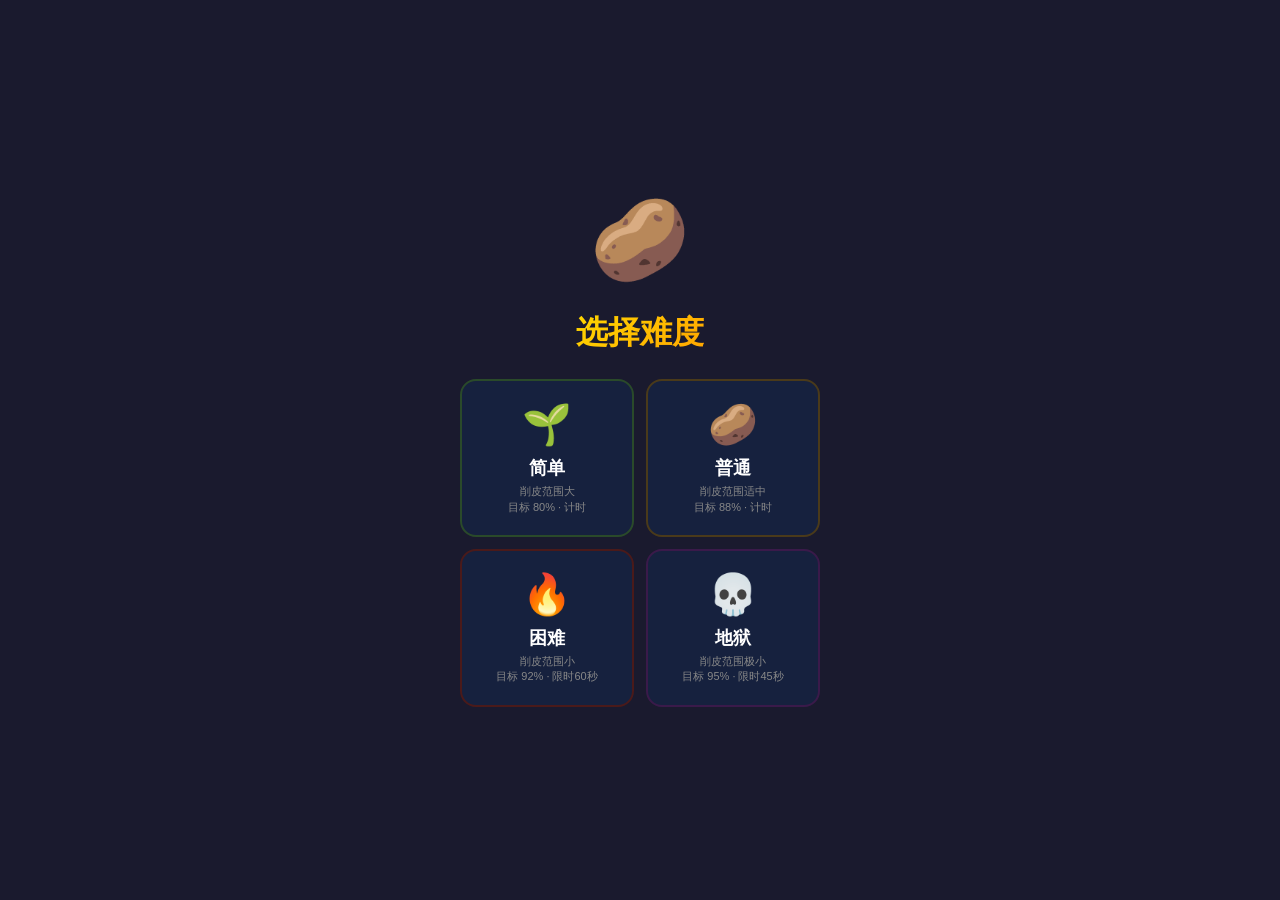
<file: potato-peel-game/index.html>
<!DOCTYPE html>
<html lang="zh-CN">
<head>
    <meta charset="UTF-8">
    <meta name="viewport" content="width=device-width, initial-scale=1.0, user-scalable=no">
    <title>🥔 削土豆皮大挑战</title>
    <style>
        :root {
            --bg: #1a1a2e;
            --card: #16213e;
            --gold: #D4A017;
            --easy: #4CAF50;
            --normal: #FF9800;
            --hard: #f44336;
            --hell: #9C27B0;
        }

        * { margin: 0; padding: 0; box-sizing: border-box; }

        body {
            font-family: -apple-system, BlinkMacSystemFont, 'PingFang SC', 'Microsoft YaHei', sans-serif;
            background: var(--bg);
            color: #fff;
            display: flex;
            flex-direction: column;
            align-items: center;
            min-height: 100vh;
            overflow-x: hidden;
            -webkit-tap-highlight-color: transparent;
            user-select: none;
            -webkit-user-select: none;
            touch-action: none;
        }

        /* Difficulty Select */
        .diff-screen {
            position: fixed;
            inset: 0;
            background: var(--bg);
            display: flex;
            flex-direction: column;
            align-items: center;
            justify-content: center;
            z-index: 100;
            padding: 24px;
            gap: 24px;
        }

        .diff-screen.hidden { display: none; }

        .diff-screen .logo {
            font-size: 80px;
            animation: potatoBounce 0.6s ease-in-out infinite alternate;
        }

        @keyframes potatoBounce {
            from { transform: translateY(0) scale(1); }
            to { transform: translateY(-20px) scale(1.1); }
        }

        .diff-screen h1 {
            font-size: 32px;
            font-weight: 900;
            background: linear-gradient(135deg, #FFD700, #FFA500);
            -webkit-background-clip: text;
            -webkit-text-fill-color: transparent;
            background-clip: text;
        }

        .diff-grid {
            display: grid;
            grid-template-columns: 1fr 1fr;
            gap: 12px;
            width: 100%;
            max-width: 360px;
        }

        .diff-card {
            background: var(--card);
            border: 2px solid #2a3245;
            border-radius: 16px;
            padding: 20px 16px;
            text-align: center;
            cursor: pointer;
            transition: all 0.2s;
        }

        .diff-card:active { transform: scale(0.95); }

        .diff-card.easy { border-color: #2a4a2a; }
        .diff-card.easy:hover { border-color: var(--easy); box-shadow: 0 0 20px rgba(76,175,80,0.2); }
        .diff-card.easy .diff-icon { color: var(--easy); }

        .diff-card.normal { border-color: #4a3a1a; }
        .diff-card.normal:hover { border-color: var(--normal); box-shadow: 0 0 20px rgba(255,152,0,0.2); }
        .diff-card.normal .diff-icon { color: var(--normal); }

        .diff-card.hard { border-color: #4a1a1a; }
        .diff-card.hard:hover { border-color: var(--hard); box-shadow: 0 0 20px rgba(244,67,54,0.2); }
        .diff-card.hard .diff-icon { color: var(--hard); }

        .diff-card.hell { border-color: #3a1a4a; }
        .diff-card.hell:hover { border-color: var(--hell); box-shadow: 0 0 20px rgba(156,39,176,0.2); }
        .diff-card.hell .diff-icon { color: var(--hell); }

        .diff-icon { font-size: 40px; display: block; margin-bottom: 8px; }
        .diff-name { font-size: 18px; font-weight: 800; margin-bottom: 4px; }
        .diff-desc { font-size: 11px; color: #888; line-height: 1.4; }

        /* Header */
        .header {
            text-align: center;
            padding: 20px 16px 4px;
            width: 100%;
            max-width: 500px;
        }

        .header h1 {
            font-size: clamp(22px, 5vw, 30px);
            font-weight: 900;
            background: linear-gradient(135deg, #FFD700, #FFA500);
            -webkit-background-clip: text;
            -webkit-text-fill-color: transparent;
            background-clip: text;
        }

        .header .subtitle {
            font-size: 12px;
            color: #888;
            display: flex;
            align-items: center;
            justify-content: center;
            gap: 8px;
        }

        .diff-badge {
            display: inline-block;
            padding: 2px 10px;
            border-radius: 20px;
            font-size: 11px;
            font-weight: 700;
        }

        .diff-badge.easy { background: rgba(76,175,80,0.2); color: var(--easy); }
        .diff-badge.normal { background: rgba(255,152,0,0.2); color: var(--normal); }
        .diff-badge.hard { background: rgba(244,67,54,0.2); color: var(--hard); }
        .diff-badge.hell { background: rgba(156,39,176,0.2); color: var(--hell); }

        /* Stats bar */
        .stats-bar {
            display: flex;
            gap: 8px;
            justify-content: center;
            padding: 8px 16px;
            width: 100%;
            max-width: 500px;
            flex-wrap: wrap;
        }

        .stat-box {
            flex: 1;
            min-width: 55px;
            background: var(--card);
            border: 1px solid #2a3245;
            border-radius: 10px;
            padding: 8px 10px;
            text-align: center;
        }

        .stat-value {
            font-size: 18px;
            font-weight: 800;
            color: var(--gold);
        }

        .stat-label {
            font-size: 10px;
            color: #888;
            margin-top: 1px;
        }

        .stat-box.timer-box .stat-value { color: #ff5252; }
        .stat-box.timer-box.warning .stat-value { animation: blink 0.5s infinite; }

        @keyframes blink {
            50% { opacity: 0.3; }
        }

        /* Game area */
        .game-container {
            position: relative;
            width: 100%;
            max-width: 500px;
            padding: 0 16px;
        }

        .game-board {
            position: relative;
            background: #0d1117;
            border: 2px solid #2a3245;
            border-radius: 20px;
            overflow: hidden;
            aspect-ratio: 1;
            touch-action: none;
        }

        canvas {
            display: block;
            width: 100%;
            height: 100%;
            touch-action: none;
        }

        /* Progress */
        .progress-wrap {
            margin: 10px 16px 0;
            max-width: 500px;
            width: 100%;
        }

        .progress-bar {
            height: 22px;
            background: #2a3245;
            border-radius: 11px;
            overflow: hidden;
            position: relative;
        }

        .progress-fill {
            height: 100%;
            border-radius: 11px;
            transition: width 0.15s;
            position: relative;
        }

        .progress-fill.easy-bg { background: linear-gradient(90deg, #388E3C, #4CAF50, #81C784); }
        .progress-fill.normal-bg { background: linear-gradient(90deg, #E65100, #FF9800, #FFB74D); }
        .progress-fill.hard-bg { background: linear-gradient(90deg, #B71C1C, #f44336, #EF9A9A); }
        .progress-fill.hell-bg { background: linear-gradient(90deg, #4A148C, #9C27B0, #CE93D8); }

        .progress-markers {
            display: flex;
            justify-content: space-between;
            padding: 4px 4px 0;
            font-size: 10px;
            color: #666;
        }

        .progress-target {
            color: #fff;
            font-weight: 700;
        }

        .progress-text {
            text-align: center;
            font-size: 12px;
            color: #aaa;
            margin-top: 4px;
        }

        /* Buttons */
        .btn-row {
            display: flex;
            gap: 8px;
            padding: 10px 16px;
            max-width: 500px;
            width: 100%;
            justify-content: center;
            flex-wrap: wrap;
        }

        .btn {
            padding: 10px 20px;
            border-radius: 50px;
            border: none;
            font-size: 14px;
            font-weight: 700;
            cursor: pointer;
            font-family: inherit;
            transition: all 0.2s;
            min-width: 70px;
        }

        .btn:active { transform: scale(0.94); }
        .btn:disabled { opacity: 0.4; pointer-events: none; }

        .btn-gold { background: var(--gold); color: #3E2723; box-shadow: 0 4px 14px rgba(212,160,23,0.35); }
        .btn-outline { background: transparent; color: #fff; border: 2px solid #444; }
        .btn-outline:hover { border-color: var(--gold); }

        /* Combo popup */
        .combo-pop {
            position: fixed;
            pointer-events: none;
            font-weight: 900;
            font-size: 32px;
            color: #FFD700;
            animation: comboUp 1s ease-out forwards;
            z-index: 100;
            text-shadow: 0 0 20px rgba(255,215,0,0.8);
        }

        @keyframes comboUp {
            0% { transform: translateY(0) scale(0.5); opacity: 1; }
            100% { transform: translateY(-120px) scale(1.5); opacity: 0; }
        }

        .peel-particle {
            position: fixed;
            pointer-events: none;
            font-size: 16px;
            animation: peelFly 0.7s ease-out forwards;
            z-index: 99;
        }

        @keyframes peelFly {
            0% { transform: translate(0,0) rotate(0deg); opacity: 1; }
            100% { transform: translate(var(--dx),var(--dy)) rotate(var(--r)); opacity: 0; }
        }

        /* Overlay */
        .overlay {
            position: absolute;
            inset: 0;
            background: rgba(0,0,0,0.88);
            display: flex;
            flex-direction: column;
            align-items: center;
            justify-content: center;
            border-radius: 20px;
            z-index: 20;
            gap: 12px;
            touch-action: manipulation;
        }

        .overlay.hidden { display: none; pointer-events: none; }

        .overlay .btn {
            min-width: 160px;
            min-height: 48px;
            font-size: 16px;
            touch-action: manipulation;
        }

        .overlay-emoji { font-size: 64px; }
        .overlay-title { font-size: 24px; font-weight: 900; }
        .overlay-score { font-size: 36px; font-weight: 900; color: #FFD700; }
        .overlay-sub { font-size: 13px; color: #aaa; }

        .stars { font-size: 36px; letter-spacing: 4px; }
        .star-empty { opacity: 0.25; }

        .diff-label {
            display: inline-block;
            padding: 4px 14px;
            border-radius: 20px;
            font-size: 12px;
            font-weight: 700;
            margin-top: 4px;
        }

        .diff-label.easy { background: rgba(76,175,80,0.25); color: #81C784; }
        .diff-label.normal { background: rgba(255,152,0,0.25); color: #FFB74D; }
        .diff-label.hard { background: rgba(244,67,54,0.25); color: #EF9A9A; }
        .diff-label.hell { background: rgba(156,39,176,0.25); color: #CE93D8; }

        @media (max-width: 400px) {
            .stat-box { padding: 6px 8px; }
            .stat-value { font-size: 16px; }
            .btn { padding: 8px 14px; font-size: 13px; min-width: 50px; }
            .overlay-emoji { font-size: 48px; }
            .overlay-title { font-size: 20px; }
            .overlay-score { font-size: 28px; }
        }
    </style>
</head>
<body>

    <!-- Difficulty Select -->
    <div class="diff-screen" id="diffScreen">
        <div class="logo">🥔</div>
        <h1>选择难度</h1>
        <div class="diff-grid">
            <div class="diff-card easy" data-diff="easy">
                <span class="diff-icon">🌱</span>
                <div class="diff-name">简单</div>
                <div class="diff-desc">削皮范围大<br>目标 80% · 计时</div>
            </div>
            <div class="diff-card normal" data-diff="normal">
                <span class="diff-icon">🥔</span>
                <div class="diff-name">普通</div>
                <div class="diff-desc">削皮范围适中<br>目标 88% · 计时</div>
            </div>
            <div class="diff-card hard" data-diff="hard">
                <span class="diff-icon">🔥</span>
                <div class="diff-name">困难</div>
                <div class="diff-desc">削皮范围小<br>目标 92% · 限时60秒</div>
            </div>
            <div class="diff-card hell" data-diff="hell">
                <span class="diff-icon">💀</span>
                <div class="diff-name">地狱</div>
                <div class="diff-desc">削皮范围极小<br>目标 95% · 限时45秒</div>
            </div>
        </div>
    </div>

    <!-- Game UI -->
    <div class="header">
        <h1>🥔 削土豆皮大挑战</h1>
        <p class="subtitle">
            手指滑动削皮
            <span class="diff-badge easy" id="diffBadge">简单</span>
        </p>
    </div>

    <div class="stats-bar">
        <div class="stat-box"><div class="stat-value" id="score">0</div><div class="stat-label">⭐ 得分</div></div>
        <div class="stat-box"><div class="stat-value" id="combo">x1</div><div class="stat-label">🔥 连击</div></div>
        <div class="stat-box"><div class="stat-value" id="levelDisplay">1/5</div><div class="stat-label">🥔 关卡</div></div>
        <div class="stat-box"><div class="stat-value" id="bestDisplay">0</div><div class="stat-label">🏆 最佳</div></div>
        <div class="stat-box timer-box" id="timerBox"><div class="stat-value" id="timer">00:00</div><div class="stat-label" id="timerLabel">⏱ 用时</div></div>
    </div>

    <div class="game-container">
        <div class="game-board" id="gameBoard">
            <canvas id="gameCanvas"></canvas>
            <div class="overlay hidden" id="levelOverlay">
                <div class="overlay-emoji" id="overlayEmoji">✨</div>
                <div class="overlay-title" id="overlayTitle">太棒了！</div>
                <div class="stars" id="starsDisplay">⭐⭐⭐</div>
                <div class="overlay-score" id="overlayScore">+200</div>
                <button class="btn btn-gold" id="overlayBtn">继续下一关 →</button>
            </div>
            <div class="overlay hidden" id="endOverlay">
                <div class="overlay-emoji" id="endEmoji">🏆</div>
                <div class="overlay-title">全部通关！</div>
                <div class="overlay-score" id="endScore">0</div>
                <div class="overlay-sub">总分</div>
                <span class="diff-label easy" id="endDiffLabel">简单</span>
                <button class="btn btn-gold" id="restartBtn" style="margin-top:8px;">🔄 再来一局</button>
                <button class="btn btn-outline" id="changeDiffBtn">🎚 换个难度</button>
            </div>
            <div class="overlay hidden" id="timeoutOverlay">
                <div class="overlay-emoji">⏰</div>
                <div class="overlay-title">时间到！</div>
                <div class="overlay-sub">削皮未达标，挑战失败</div>
                <button class="btn btn-gold" id="retryBtn">🔄 重试本关</button>
                <button class="btn btn-outline" id="giveUpBtn">🎚 换个难度</button>
            </div>
        </div>
    </div>

    <div class="progress-wrap">
        <div class="progress-bar">
            <div class="progress-fill easy-bg" id="progressFill" style="width:0%;"></div>
        </div>
        <div class="progress-markers">
            <span>0%</span><span>25%</span><span>50%</span><span class="progress-target" id="targetMarker">80%</span><span>100%</span>
        </div>
        <p class="progress-text" id="progressText">削皮进度 0% · 目标 80%</p>
    </div>

    <div class="btn-row">
        <button class="btn btn-outline" id="btnUndo">↩ 撤销</button>
        <button class="btn btn-outline" id="btnHint">💡 提示</button>
        <button class="btn btn-gold" id="btnReset">🔄 重新开始</button>
    </div>

<script>
// ─── Difficulty Config ───
const DIFFICULTIES = {
    easy:   { name:'简单', icon:'🌱', peelRadius:32, target:80, timeLimit:0,   bonusMul:1.0, desc:'削皮范围大 · 无计时' },
    normal: { name:'普通', icon:'🥔', peelRadius:24, target:88, timeLimit:0,   bonusMul:1.5, desc:'削皮范围适中 · 无计时' },
    hard:   { name:'困难', icon:'🔥', peelRadius:17, target:92, timeLimit:60,  bonusMul:2.5, desc:'削皮范围小 · 限时60秒' },
    hell:   { name:'地狱', icon:'💀', peelRadius:12, target:95, timeLimit:45,  bonusMul:4.0, desc:'削皮范围极小 · 限时45秒' },
};

// ─── State ───
let difficulty = 'normal';
let score = 0;
let bestScores = JSON.parse(localStorage.getItem('potatoPeelBests') || '{}');
let level = 1;
const maxLevel = 5;
let comboCount = 0;
let comboTimer = null;
let isPeeling = false;
let peelRadius = 24;
let potatoData = null;
let undoStack = [];
let gameActive = false;
let timerInterval = null;
let timeLeft = 0;
let totalElapsed = 0;
let renderPending = false;

// ─── Level configs ───
const levels = [
    { name:'小土豆',   shape:'oval',      scale:0.72, roughness:0.06 },
    { name:'椭圆薯',   shape:'oval',      scale:0.78, roughness:0.10 },
    { name:'大块头',   shape:'irregular', scale:0.84, roughness:0.14 },
    { name:'怪形薯',   shape:'irregular', scale:0.90, roughness:0.18 },
    { name:'终极土豆', shape:'irregular', scale:0.95, roughness:0.24 },
];

// ─── DOM ───
const canvas = document.getElementById('gameCanvas');
const ctx = canvas.getContext('2d');
const board = document.getElementById('gameBoard');

// ─── Difficulty Selection ───
document.querySelectorAll('.diff-card').forEach(card => {
    card.addEventListener('click', function() {
        difficulty = this.dataset.diff;
        document.getElementById('diffScreen').classList.add('hidden');
        startGame();
    });
});

function startGame() {
    const cfg = DIFFICULTIES[difficulty];
    peelRadius = cfg.peelRadius;
    score = 0;
    level = 1;
    gameActive = true;
    updateDifficultyUI();
    document.getElementById('score').textContent = '0';
    document.getElementById('levelDisplay').textContent = '1/5';
    document.getElementById('bestDisplay').textContent = bestScores[difficulty] || '0';
    updateTimerVisibility();
    document.getElementById('endOverlay').classList.add('hidden');
    document.getElementById('timeoutOverlay').classList.add('hidden');
    document.getElementById('levelOverlay').classList.add('hidden');
    resetLevel();
}

function updateDifficultyUI() {
    const cfg = DIFFICULTIES[difficulty];
    const badge = document.getElementById('diffBadge');
    badge.textContent = cfg.name;
    badge.className = 'diff-badge ' + difficulty;
    document.getElementById('targetMarker').textContent = cfg.target + '%';
    document.getElementById('progressFill').className = 'progress-fill ' + difficulty + '-bg';
}

function updateTimerVisibility() {
    // Timer always visible — shows elapsed time for easy/normal, countdown for hard/hell
    const cfg = DIFFICULTIES[difficulty];
    document.getElementById('timerLabel').textContent = cfg.timeLimit > 0 ? '⏱ 剩余' : '⏱ 用时';
}

// ─── Timer ───
function startTimer() {
    const cfg = DIFFICULTIES[difficulty];
    clearInterval(timerInterval);
    document.getElementById('timerBox').classList.remove('warning');

    if (cfg.timeLimit > 0) {
        // Countdown mode (hard/hell)
        timeLeft = cfg.timeLimit;
        document.getElementById('timer').textContent = timeLeft + 's';
        timerInterval = setInterval(() => {
            timeLeft--;
            document.getElementById('timer').textContent = timeLeft + 's';
            if (timeLeft <= 10) document.getElementById('timerBox').classList.add('warning');
            if (timeLeft <= 0) {
                clearInterval(timerInterval);
                onTimeout();
            }
        }, 1000);
    } else {
        // Count-up / elapsed mode (easy/normal)
        totalElapsed = 0;
        document.getElementById('timer').textContent = '00:00';
        timerInterval = setInterval(() => {
            totalElapsed++;
            const m = Math.floor(totalElapsed / 60);
            const s = totalElapsed % 60;
            document.getElementById('timer').textContent =
                String(m).padStart(2,'0') + ':' + String(s).padStart(2,'0');
        }, 1000);
    }
}

function onTimeout() {
    gameActive = false;
    const pct = getPeelPercent();
    const cfg = DIFFICULTIES[difficulty];
    if (pct >= cfg.target) {
        levelComplete();
    } else {
        document.getElementById('timeoutOverlay').classList.remove('hidden');
    }
}

// ─── Canvas ───
function resizeCanvas() {
    const rect = board.getBoundingClientRect();
    const size = rect.width;
    const dpr = Math.min(window.devicePixelRatio || 1, 2);
    canvas.width = size * dpr;
    canvas.height = size * dpr;
    canvas.style.width = size + 'px';
    canvas.style.height = size + 'px';
    ctx.setTransform(1,0,0,1,0,0);
    ctx.scale(dpr, dpr);
    return size;
}

function generatePotato(size) {
    const lvl = levels[level - 1];
    const cx = size / 2, cy = size / 2;
    const rx = size * lvl.scale * 0.42;
    const ry = size * lvl.scale * 0.48;

    // Helper: draw potato path
    function drawPotatoPath(c) {
        c.beginPath();
        const points = 60;
        for (let i = 0; i < points; i++) {
            const angle = (i / points) * Math.PI * 2;
            const wobble = 1 + lvl.roughness * (Math.sin(angle*3)*Math.cos(angle*5) + Math.sin(angle*7)*0.5);
            const px = cx + Math.cos(angle) * rx * wobble;
            const py = cy + Math.sin(angle) * ry * wobble;
            if (i === 0) c.moveTo(px, py); else c.lineTo(px, py);
        }
        c.closePath();
    }

    // --- Flesh canvas (filled potato, no skin) ---
    const fleshCanvas = document.createElement('canvas');
    fleshCanvas.width = size; fleshCanvas.height = size;
    const fCtx = fleshCanvas.getContext('2d');
    fCtx.fillStyle = '#FFE082';
    drawPotatoPath(fCtx);
    fCtx.fill();

    // --- Skin canvas (potato with skin texture) ---
    const skinCanvas = document.createElement('canvas');
    skinCanvas.width = size; skinCanvas.height = size;
    const sCtx = skinCanvas.getContext('2d');
    sCtx.fillStyle = '#C87941';
    drawPotatoPath(sCtx);
    sCtx.fill();

    // Eyes
    sCtx.fillStyle = '#8B5A2B';
    const eyes = [];
    const numEyes = 2 + Math.floor(Math.random() * 5);
    for (let i = 0; i < numEyes; i++) {
        const angle = Math.random() * Math.PI * 2;
        const dist = 0.12 + Math.random() * 0.55;
        const ex = cx + Math.cos(angle) * rx * dist;
        const ey = cy + Math.sin(angle) * ry * dist;
        const er = 3 + Math.random() * 7;
        sCtx.beginPath(); sCtx.arc(ex, ey, er, 0, Math.PI*2); sCtx.fill();
        eyes.push({ x:ex, y:ey, r:er });
    }

    // Shading
    sCtx.fillStyle = 'rgba(80,40,10,0.12)';
    sCtx.beginPath(); sCtx.arc(cx, cy, rx, 0, Math.PI*2); sCtx.fill();

    // Save skin pixel data for undo/hint
    const skinImageData = sCtx.getImageData(0, 0, size, size);
    let totalSkin = 0;
    const skinMask = new Uint8Array(size * size);
    for (let i = 0; i < skinImageData.data.length; i += 4) {
        if (skinImageData.data[i + 3] > 0) {
            skinMask[i / 4] = 1;
            totalSkin++;
        }
    }

    // --- Peel accumulation canvas (transparent, peeled circles drawn as white) ---
    const peelCanvas = document.createElement('canvas');
    peelCanvas.width = size; peelCanvas.height = size;

    return { size, cx, cy, eyes, skinCanvas, fleshCanvas, peelCanvas, skinImageData, skinMask, peeledMask: new Uint8Array(size * size), totalSkin, peeledCount: 0 };
}

function render() {
    const s = potatoData.size;
    const dpr = Math.min(window.devicePixelRatio || 1, 2);
    ctx.save();
    ctx.setTransform(dpr, 0, 0, dpr, 0, 0);

    // 1. Draw flesh base (yellow inside of potato)
    ctx.clearRect(0, 0, s, s);
    ctx.drawImage(potatoData.fleshCanvas, 0, 0);

    // 2. Draw skin on top
    ctx.drawImage(potatoData.skinCanvas, 0, 0);

    // 3. Punch holes in skin where peeled (destination-out erases)
    ctx.globalCompositeOperation = 'destination-out';
    ctx.drawImage(potatoData.peelCanvas, 0, 0);

    // 4. Draw flesh through the holes
    ctx.globalCompositeOperation = 'destination-over';
    ctx.drawImage(potatoData.fleshCanvas, 0, 0);

    ctx.restore();

    // Eyes on top (with scaling)
    ctx.save();
    ctx.setTransform(dpr, 0, 0, dpr, 0, 0);
    ctx.globalCompositeOperation = 'source-over';
    for (const eye of potatoData.eyes) {
        ctx.fillStyle = '#7a4a1e';
        ctx.beginPath(); ctx.arc(eye.x, eye.y, eye.r, 0, Math.PI*2); ctx.fill();
        ctx.fillStyle = '#5a3010';
        ctx.beginPath(); ctx.arc(eye.x, eye.y, eye.r*0.45, 0, Math.PI*2); ctx.fill();
    }

    // Cursor ring
    if (isPeeling && gameActive) {
        ctx.strokeStyle = 'rgba(255,255,255,0.4)';
        ctx.lineWidth = 2;
        ctx.setLineDash([5,5]);
        ctx.beginPath(); ctx.arc(mouseX, mouseY, peelRadius, 0, Math.PI*2); ctx.stroke();
        ctx.setLineDash([]);
    }
    ctx.restore();
}

// ─── Peel logic ───
function getPeelCtx() {
    return potatoData.peelCanvas.getContext('2d');
}

function peel(x, y) {
    if (!gameActive || !potatoData) return;

    const r = peelRadius;
    const s = potatoData.size;
    const skinMask = potatoData.skinMask;
    const peeledMask = potatoData.peeledMask;
    const newlyPeeled = [];

    const r2 = r * r;
    for (let dy = -r; dy <= r; dy++) {
        for (let dx = -r; dx <= r; dx++) {
            if (dx*dx + dy*dy > r2) continue;
            const px = Math.floor(x + dx), py = Math.floor(y + dy);
            if (px < 0 || px >= s || py < 0 || py >= s) continue;
            const idx = py * s + px;
            if (skinMask[idx] && !peeledMask[idx]) {
                peeledMask[idx] = 1;
                newlyPeeled.push(idx);
            }
        }
    }

    const newly = newlyPeeled.length;
    if (newly > 0) {
        // Draw the peel circle ONCE (not per pixel)
        const pc = getPeelCtx();
        pc.fillStyle = '#fff';
        pc.beginPath();
        pc.arc(x, y, r, 0, Math.PI * 2);
        pc.fill();
        potatoData.peeledCount += newly;

        comboCount++;
        clearTimeout(comboTimer);
        comboTimer = setTimeout(() => { comboCount = 0; updateComboUI(); }, 700);

        const cfg = DIFFICULTIES[difficulty];
        const multiplier = 1 + Math.floor(comboCount / 25);
        score += newly * multiplier * cfg.bonusMul;
        updateScore();
        updateComboUI();
        updateProgress();

        if (newly > 5) spawnParticles(x, y, newly);
        if (comboCount > 0 && comboCount % 25 === 0) showCombo(x, y, Math.floor(comboCount/25)+1);

        const pct = getPeelPercent();
        if (pct >= cfg.target && gameActive) levelComplete();
    }
}

function getPeelPercent() {
    if (!potatoData) return 0;
    return Math.round((potatoData.peeledCount / potatoData.totalSkin) * 100);
}

function updateProgress() {
    const pct = getPeelPercent();
    const cfg = DIFFICULTIES[difficulty];
    document.getElementById('progressFill').style.width = pct + '%';
    document.getElementById('progressText').textContent = `削皮进度 ${pct}% · 目标 ${cfg.target}%`;
}

function updateScore() {
    document.getElementById('score').textContent = Math.floor(score);
    const prev = bestScores[difficulty] || 0;
    if (score > prev) {
        bestScores[difficulty] = Math.floor(score);
        localStorage.setItem('potatoPeelBests', JSON.stringify(bestScores));
        document.getElementById('bestDisplay').textContent = Math.floor(score);
    }
}

function updateComboUI() {
    document.getElementById('combo').textContent = 'x' + Math.max(1, Math.floor(comboCount/10)+1);
}

// ─── Effects ───
function showCombo(x, y, mult) {
    const pop = document.createElement('div');
    pop.className = 'combo-pop';
    pop.textContent = '🔥 x' + mult;
    const rect = board.getBoundingClientRect();
    pop.style.left = rect.left + x + 'px';
    pop.style.top = rect.top + y + 'px';
    document.body.appendChild(pop);
    setTimeout(() => pop.remove(), 1000);
}

function spawnParticles(x, y, count) {
    const rect = board.getBoundingClientRect();
    const p = ['🍂','✨','💫','⭐'];
    for (let i = 0; i < Math.min(count/4, 8); i++) {
        const el = document.createElement('div');
        el.className = 'peel-particle';
        el.textContent = p[Math.floor(Math.random()*p.length)];
        el.style.left = rect.left + x + 'px';
        el.style.top = rect.top + y + 'px';
        el.style.setProperty('--dx', (Math.random()-0.5)*120+'px');
        el.style.setProperty('--dy', -(30+Math.random()*80)+'px');
        el.style.setProperty('--r', (Math.random()-0.5)*360+'deg');
        document.body.appendChild(el);
        setTimeout(() => el.remove(), 700);
    }
}

// ─── Level flow ───
function levelComplete() {
    gameActive = false;
    clearInterval(timerInterval);
    const cfg = DIFFICULTIES[difficulty];
    const pct = getPeelPercent();
    timeLeft = Math.max(0, timeLeft);

    // Star rating
    let stars = 0;
    if (pct >= cfg.target) stars++;
    if (pct >= cfg.target + 5) stars++;
    if (pct >= cfg.target + 9 && (cfg.timeLimit === 0 || timeLeft > cfg.timeLimit * 0.2)) stars++;
    const starStr = '⭐'.repeat(stars) + '<span class="star-empty">⭐</span>'.repeat(3-stars);

    const timeBonus = cfg.timeLimit > 0 ? timeLeft * 5 : Math.max(0, (180 - totalElapsed)) * 2;
    const bonus = Math.floor(cfg.bonusMul * 100 * stars + timeBonus);
    score += bonus;
    updateScore();

    const emoji = stars >= 3 ? '🏆' : stars >= 2 ? '✨' : '👍';
    document.getElementById('overlayEmoji').textContent = emoji;
    document.getElementById('overlayTitle').textContent = level >= maxLevel ? '全部通关！' : '关卡通过！';
    document.getElementById('starsDisplay').innerHTML = starStr;
    document.getElementById('overlayScore').textContent = '+' + bonus + ' 分';
    document.getElementById('levelOverlay').classList.remove('hidden');

    const btn = document.getElementById('overlayBtn');
    if (level >= maxLevel) {
        btn.textContent = '🎉 查看成绩';
        btn.onclick = showEndScreen;
    } else {
        btn.textContent = '继续下一关 →';
        btn.onclick = nextLevel;
    }
}

function showEndScreen() {
    document.getElementById('levelOverlay').classList.add('hidden');
    document.getElementById('endOverlay').classList.remove('hidden');
    document.getElementById('endScore').textContent = Math.floor(score);
    const emoji = score > 5000 ? '🏆' : score > 2000 ? '🎉' : '🥔';
    document.getElementById('endEmoji').textContent = emoji;
    const endDiff = document.getElementById('endDiffLabel');
    endDiff.textContent = DIFFICULTIES[difficulty].name;
    endDiff.className = 'diff-label ' + difficulty;
}

function nextLevel() {
    level++;
    document.getElementById('levelDisplay').textContent = level + '/' + maxLevel;
    document.getElementById('levelOverlay').classList.add('hidden');
    resetLevel();
}

function resetLevel() {
    comboCount = 0;
    updateComboUI();
    document.getElementById('progressFill').style.width = '0%';
    const cfg = DIFFICULTIES[difficulty];
    document.getElementById('progressText').textContent = '削皮进度 0% · 目标 ' + cfg.target + '%';
    document.getElementById('levelOverlay').classList.add('hidden');
    document.getElementById('endOverlay').classList.add('hidden');
    document.getElementById('timeoutOverlay').classList.add('hidden');
    gameActive = true;
    undoStack = [];
    clearInterval(timerInterval);

    const size = resizeCanvas();
    potatoData = generatePotato(size);
    render();
    startTimer();
}

function restartFromStart() {
    score = 0;
    level = 1;
    document.getElementById('score').textContent = '0';
    document.getElementById('levelDisplay').textContent = '1/5';
    document.getElementById('endOverlay').classList.add('hidden');
    document.getElementById('timeoutOverlay').classList.add('hidden');
    resetLevel();
}

function showDiffSelect() {
    clearInterval(timerInterval);
    document.getElementById('endOverlay').classList.add('hidden');
    document.getElementById('timeoutOverlay').classList.add('hidden');
    document.getElementById('levelOverlay').classList.add('hidden');
    document.getElementById('diffScreen').classList.remove('hidden');
}

// ─── Buttons ───
document.getElementById('btnUndo').addEventListener('click', () => {
    if (!gameActive || !potatoData || undoStack.length === 0) return;
    // Restore peel canvas from saved state
    const saved = undoStack.pop();
    const pc = getPeelCtx();
    pc.clearRect(0, 0, potatoData.size, potatoData.size);
    pc.putImageData(saved.imageData, 0, 0);
    potatoData.peeledCount = saved.peeledCount;
    // Restore peeledMask
    potatoData.peeledMask = saved.peeledMask;
    comboCount = Math.max(0, comboCount - 20);
    updateComboUI();
    updateProgress();
    render();
});

document.getElementById('btnHint').addEventListener('click', () => {
    if (!gameActive || !potatoData) return;
    const s = potatoData.size;
    const skinMask = potatoData.skinMask;
    const peeledMask = potatoData.peeledMask;
    const remaining = [];
    for (let i = 0; i < skinMask.length; i++) {
        if (skinMask[i] && !peeledMask[i]) remaining.push(i);
    }
    if (!remaining.length) return;
    for (let i = 0; i < 12; i++) {
        const idx = remaining[Math.floor(Math.random() * remaining.length)];
        const px = idx % s, py = Math.floor(idx / s);
        const dpr = Math.min(window.devicePixelRatio || 1, 2);
        ctx.save();
        ctx.setTransform(dpr, 0, 0, dpr, 0, 0);
        ctx.fillStyle = 'rgba(255,255,255,0.5)';
        ctx.beginPath(); ctx.arc(px, py, 4, 0, Math.PI * 2); ctx.fill();
        ctx.restore();
    }
});

document.getElementById('btnReset').addEventListener('click', restartFromStart);
document.getElementById('restartBtn').addEventListener('click', restartFromStart);
document.getElementById('changeDiffBtn').addEventListener('click', showDiffSelect);
document.getElementById('retryBtn').addEventListener('click', resetLevel);
document.getElementById('giveUpBtn').addEventListener('click', showDiffSelect);

// ─── Input ───
let mouseX=0, mouseY=0;

function getPos(e) {
    const rect = board.getBoundingClientRect();
    const s = potatoData ? potatoData.size / rect.width : 1;
    const c = e.touches ? { x:e.touches[0].clientX, y:e.touches[0].clientY } : { x:e.clientX, y:e.clientY };
    return { x:(c.x-rect.left)*s, y:(c.y-rect.top)*s };
}

function onStart(e) {
    if (!gameActive) return;
    e.preventDefault();
    const p = getPos(e);
    mouseX=p.x; mouseY=p.y;
    isPeeling = true;
    // Save undo snapshot (peel canvas + peeledMask + count)
    const pc = getPeelCtx();
    undoStack.push({
        imageData: pc.getImageData(0, 0, potatoData.size, potatoData.size),
        peeledCount: potatoData.peeledCount,
        peeledMask: new Uint8Array(potatoData.peeledMask)
    });
    if (undoStack.length > 30) undoStack.shift();
    peel(p.x, p.y);
}

function onMove(e) {
    e.preventDefault();
    if (!isPeeling || !gameActive) return;
    const p = getPos(e);
    mouseX=p.x; mouseY=p.y;
    peel(p.x, p.y);
    if (!renderPending) {
        renderPending = true;
        requestAnimationFrame(() => { renderPending = false; render(); });
    }
}

function onEnd() {
    if (!isPeeling) return;
    isPeeling = false;
    render();
}

board.addEventListener('mousedown', onStart);
board.addEventListener('mousemove', onMove);
window.addEventListener('mouseup', onEnd);
board.addEventListener('touchstart', onStart, { passive:false });
board.addEventListener('touchmove', onMove, { passive:false });
window.addEventListener('touchend', onEnd);
board.addEventListener('touchmove', e => { if (gameActive) e.preventDefault(); }, { passive:false });

// ─── Resize ───
window.addEventListener('resize', () => {
    if (potatoData && document.getElementById('diffScreen').classList.contains('hidden')) {
        potatoData.size = resizeCanvas();
        render();
    }
});

// ─── Init ───
document.getElementById('bestDisplay').textContent = bestScores[difficulty] || '0';
console.log('🥔 削土豆皮大挑战 v2 就绪！');
</script>
</body>
</html>
</file>
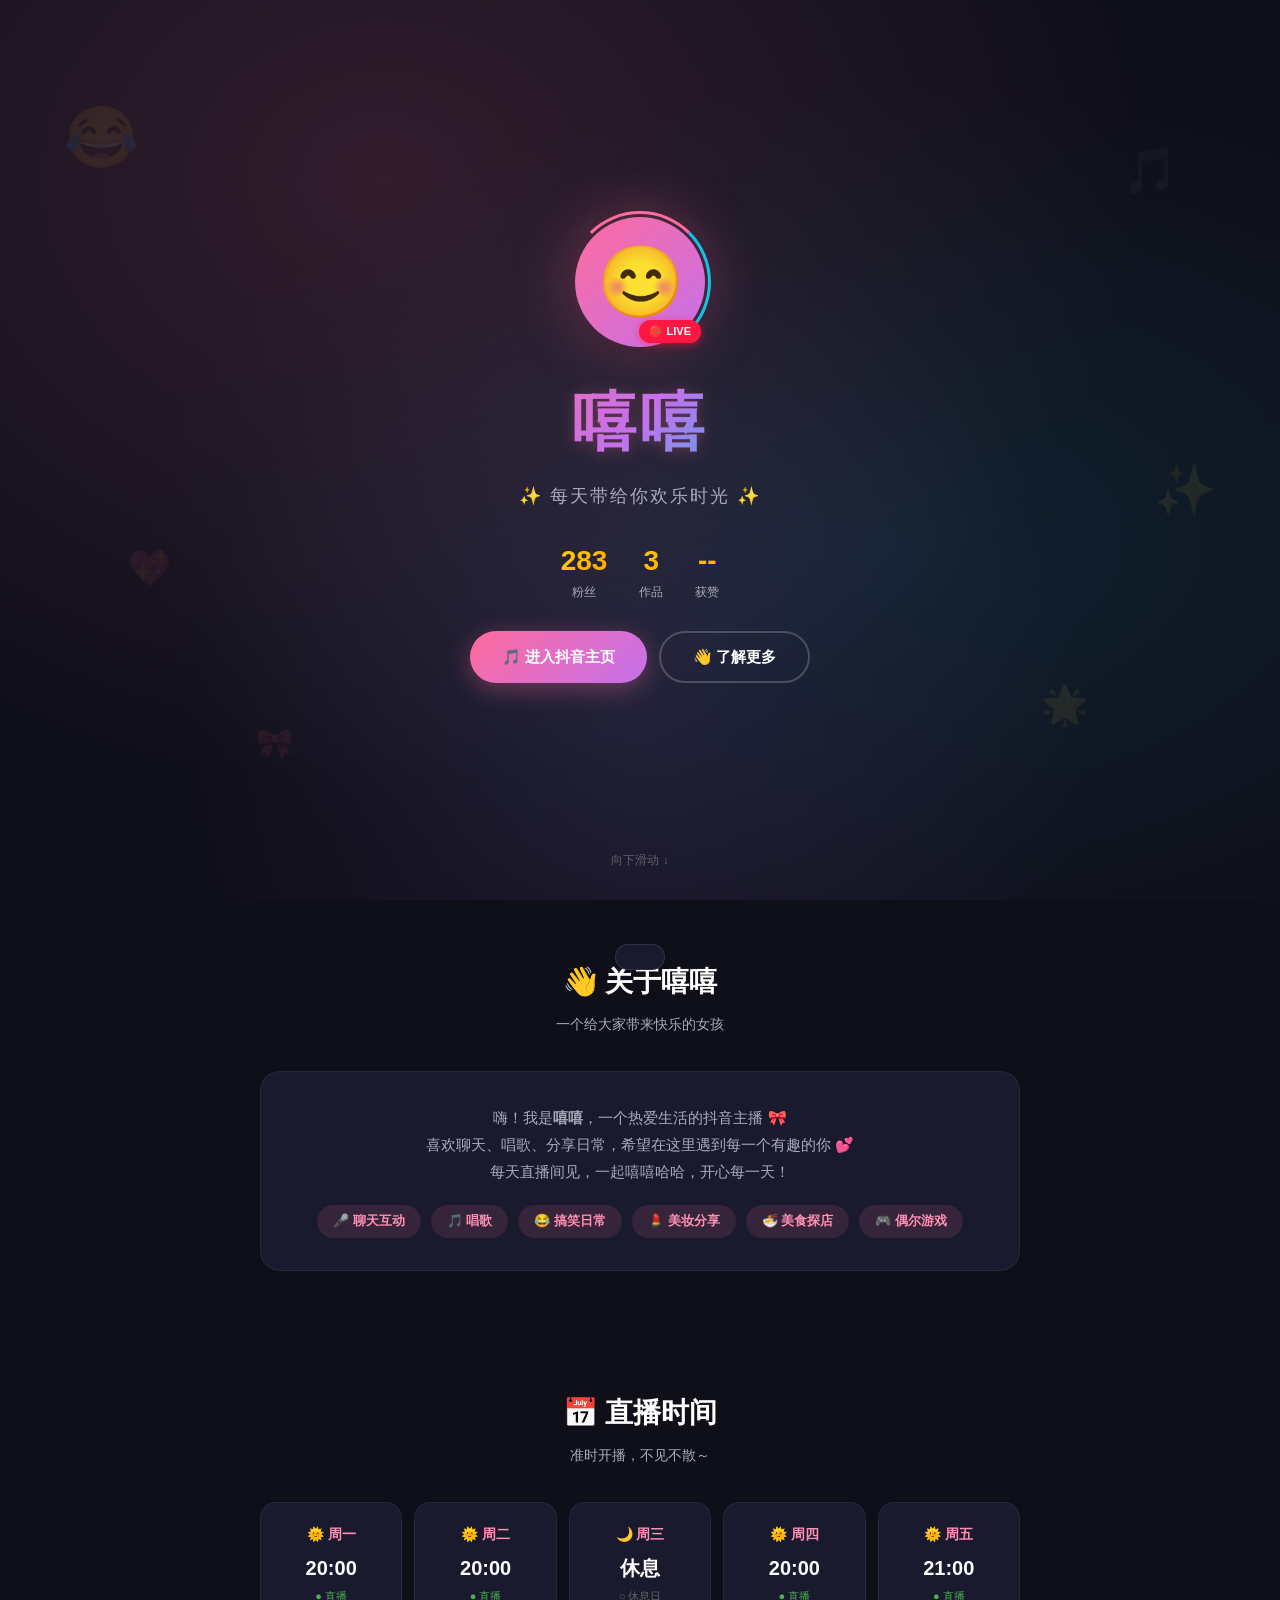
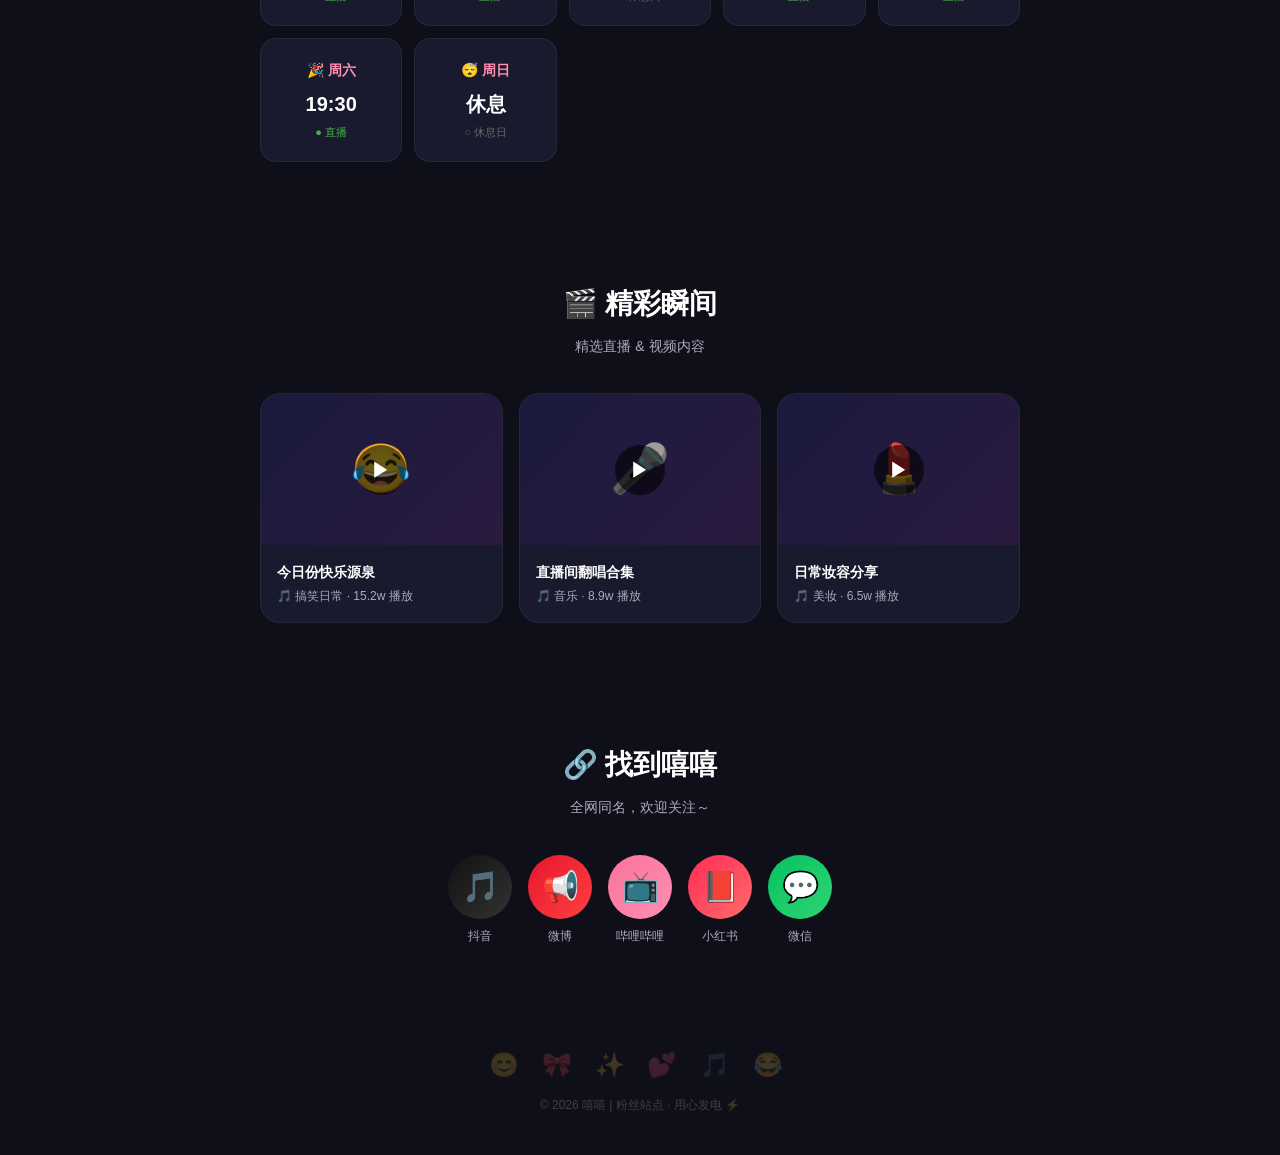
<file: xixi-profile/index.html>
<!DOCTYPE html>
<html lang="zh-CN">
<head>
    <meta charset="UTF-8">
    <meta name="viewport" content="width=device-width, initial-scale=1.0, viewport-fit=cover">
    <meta name="theme-color" content="#FF6B9D">
    <title>嘻嘻 | 抖音主播</title>
    <style>
        :root {
            --pink: #FF6B9D;
            --pink-light: #FF8FB3;
            --purple: #C471ED;
            --blue: #12C2E9;
            --bg: #0f0f1a;
            --card: #1a1a2e;
            --text: #fff;
            --text-secondary: #aab;
            --gold: #FFD700;
        }

        * { margin:0; padding:0; box-sizing:border-box; }

        body {
            font-family: -apple-system, BlinkMacSystemFont, 'PingFang SC', 'Microsoft YaHei', sans-serif;
            background: var(--bg);
            color: var(--text);
            overflow-x: hidden;
            line-height: 1.6;
            -webkit-tap-highlight-color: transparent;
        }

        /* ─── Hero ─── */
        .hero {
            min-height: 100vh;
            display: flex;
            flex-direction: column;
            align-items: center;
            justify-content: center;
            text-align: center;
            padding: 40px 20px;
            position: relative;
            overflow: hidden;
        }

        .hero::before {
            content: '';
            position: absolute;
            inset: 0;
            background: radial-gradient(ellipse at 30% 20%, rgba(255,107,157,0.15), transparent 60%),
                        radial-gradient(ellipse at 70% 60%, rgba(18,194,233,0.1), transparent 60%),
                        radial-gradient(ellipse at 50% 80%, rgba(196,113,237,0.1), transparent 50%);
        }

        .hero-bg-emoji {
            position: absolute;
            font-size: 40px;
            opacity: 0.08;
            animation: floatAround 20s linear infinite;
            pointer-events: none;
        }

        @keyframes floatAround {
            0%   { transform: translate(0, 0) rotate(0deg); }
            25%  { transform: translate(100px, -50px) rotate(90deg); }
            50%  { transform: translate(50px, -100px) rotate(180deg); }
            75%  { transform: translate(-80px, -30px) rotate(270deg); }
            100% { transform: translate(0, 0) rotate(360deg); }
        }

        .hero-content { position: relative; z-index: 1; }

        .avatar-wrap {
            position: relative;
            display: inline-block;
            margin-bottom: 24px;
        }

        .avatar {
            width: 130px;
            height: 130px;
            border-radius: 50%;
            background: linear-gradient(135deg, var(--pink), var(--purple));
            display: flex;
            align-items: center;
            justify-content: center;
            font-size: 70px;
            box-shadow: 0 0 60px rgba(255,107,157,0.4), 0 8px 32px rgba(0,0,0,0.4);
        }

        .avatar-ring {
            position: absolute;
            inset: -6px;
            border-radius: 50%;
            border: 3px solid transparent;
            border-top-color: var(--pink);
            border-right-color: var(--blue);
            animation: ringSpin 3s linear infinite;
        }

        @keyframes ringSpin { to { transform: rotate(360deg); } }

        .live-badge {
            position: absolute;
            bottom: 4px;
            right: 4px;
            background: #ff1744;
            color: #fff;
            font-size: 11px;
            font-weight: 700;
            padding: 3px 10px;
            border-radius: 12px;
            animation: pulse 2s infinite;
            box-shadow: 0 2px 8px rgba(255,23,68,0.5);
        }

        @keyframes pulse {
            0%, 100% { opacity: 1; }
            50% { opacity: 0.6; }
        }

        .hero h1 {
            font-size: clamp(40px, 8vw, 64px);
            font-weight: 900;
            letter-spacing: 4px;
            background: linear-gradient(135deg, var(--pink), var(--purple), var(--blue));
            -webkit-background-clip: text;
            -webkit-text-fill-color: transparent;
            background-clip: text;
            filter: drop-shadow(0 2px 8px rgba(255,107,157,0.3));
        }

        .hero .tagline {
            font-size: 18px;
            color: var(--text-secondary);
            margin-top: 8px;
            letter-spacing: 2px;
        }

        .hero .stats-row {
            display: flex;
            gap: 32px;
            margin-top: 28px;
            justify-content: center;
            flex-wrap: wrap;
        }

        .hero-stat {
            text-align: center;
        }

        .hero-stat .num {
            font-size: 28px;
            font-weight: 800;
            background: linear-gradient(135deg, var(--gold), #FFA000);
            -webkit-background-clip: text;
            -webkit-text-fill-color: transparent;
            background-clip: text;
        }

        .hero-stat .lbl {
            font-size: 12px;
            color: var(--text-secondary);
        }

        .hero-btns {
            display: flex;
            gap: 12px;
            margin-top: 28px;
            flex-wrap: wrap;
            justify-content: center;
        }

        .btn {
            padding: 12px 32px;
            border-radius: 50px;
            border: none;
            font-size: 15px;
            font-weight: 700;
            cursor: pointer;
            font-family: inherit;
            transition: all 0.25s;
            text-decoration: none;
            display: inline-flex;
            align-items: center;
            gap: 8px;
        }

        .btn-primary {
            background: linear-gradient(135deg, var(--pink), var(--purple));
            color: #fff;
            box-shadow: 0 6px 24px rgba(255,107,157,0.35);
        }
        .btn-primary:hover { transform: translateY(-2px); box-shadow: 0 8px 30px rgba(255,107,157,0.5); }
        .btn-primary:active { transform: scale(0.95); }

        .btn-outline {
            background: transparent;
            color: #fff;
            border: 2px solid rgba(255,255,255,0.2);
        }
        .btn-outline:hover { border-color: var(--pink); background: rgba(255,107,157,0.1); }

        .scroll-hint {
            position: absolute;
            bottom: 30px;
            left: 50%;
            transform: translateX(-50%);
            color: rgba(255,255,255,0.3);
            font-size: 12px;
            animation: bounce 2s infinite;
        }

        @keyframes bounce {
            0%, 100% { transform: translateX(-50%) translateY(0); }
            50% { transform: translateX(-50%) translateY(10px); }
        }

        /* ─── Sections ─── */
        .section {
            max-width: 800px;
            margin: 0 auto;
            padding: 60px 20px;
        }

        .section-title {
            text-align: center;
            font-size: 28px;
            font-weight: 900;
            margin-bottom: 8px;
            display: flex;
            align-items: center;
            justify-content: center;
            gap: 10px;
        }

        .section-subtitle {
            text-align: center;
            color: var(--text-secondary);
            margin-bottom: 36px;
            font-size: 14px;
        }

        /* ─── About ─── */
        .about-card {
            background: var(--card);
            border: 1px solid rgba(255,255,255,0.06);
            border-radius: 20px;
            padding: 32px;
            text-align: center;
        }

        .about-card p {
            color: var(--text-secondary);
            font-size: 15px;
            line-height: 1.8;
            max-width: 500px;
            margin: 0 auto;
        }

        .about-tags {
            display: flex;
            gap: 10px;
            flex-wrap: wrap;
            justify-content: center;
            margin-top: 20px;
        }

        .tag {
            background: rgba(255,107,157,0.12);
            color: var(--pink-light);
            padding: 6px 16px;
            border-radius: 20px;
            font-size: 13px;
            font-weight: 600;
        }

        /* ─── Schedule ─── */
        .schedule-grid {
            display: grid;
            grid-template-columns: repeat(auto-fit, minmax(130px, 1fr));
            gap: 12px;
        }

        .schedule-card {
            background: var(--card);
            border: 1px solid rgba(255,255,255,0.06);
            border-radius: 16px;
            padding: 20px 16px;
            text-align: center;
            transition: all 0.2s;
        }

        .schedule-card:hover { border-color: var(--pink); }

        .schedule-card .day {
            font-size: 14px;
            font-weight: 700;
            color: var(--pink-light);
            margin-bottom: 6px;
        }

        .schedule-card .time {
            font-size: 20px;
            font-weight: 800;
        }

        .schedule-card .status {
            font-size: 11px;
            color: var(--text-secondary);
            margin-top: 4px;
        }

        .schedule-card.live .status { color: #4CAF50; }
        .schedule-card.off .status { color: #666; }

        /* ─── Highlights ─── */
        .highlight-grid {
            display: grid;
            grid-template-columns: repeat(auto-fit, minmax(220px, 1fr));
            gap: 16px;
        }

        .highlight-card {
            background: var(--card);
            border: 1px solid rgba(255,255,255,0.06);
            border-radius: 20px;
            overflow: hidden;
            transition: all 0.2s;
        }

        .highlight-card:hover { transform: translateY(-4px); border-color: rgba(255,255,255,0.15); }

        .highlight-thumb {
            aspect-ratio: 16/10;
            background: linear-gradient(135deg, #1a1a3e, #2a1a3e);
            display: flex;
            align-items: center;
            justify-content: center;
            font-size: 48px;
            position: relative;
        }

        .highlight-play {
            position: absolute;
            width: 50px;
            height: 50px;
            border-radius: 50%;
            background: rgba(0,0,0,0.6);
            display: flex;
            align-items: center;
            justify-content: center;
            font-size: 20px;
        }

        .highlight-info {
            padding: 16px;
        }

        .highlight-info h4 {
            font-size: 14px;
            font-weight: 700;
            margin-bottom: 4px;
        }

        .highlight-info .meta {
            font-size: 12px;
            color: var(--text-secondary);
        }

        /* ─── Social ─── */
        .social-links {
            display: flex;
            gap: 16px;
            justify-content: center;
            flex-wrap: wrap;
        }

        .social-link {
            display: flex;
            flex-direction: column;
            align-items: center;
            gap: 8px;
            text-decoration: none;
            color: var(--text);
            transition: all 0.2s;
        }

        .social-link .icon-circle {
            width: 64px;
            height: 64px;
            border-radius: 50%;
            display: flex;
            align-items: center;
            justify-content: center;
            font-size: 30px;
            transition: all 0.2s;
        }

        .social-link:hover .icon-circle { transform: scale(1.1); }

        .social-link .platform {
            font-size: 12px;
            color: var(--text-secondary);
        }

        .icon-douyin { background: linear-gradient(135deg, #111, #333); }
        .icon-weibo  { background: linear-gradient(135deg, #E6162D, #FF4040); }
        .icon-bili   { background: linear-gradient(135deg, #FB7299, #FF8FB3); }
        .icon-xiaohongshu { background: linear-gradient(135deg, #FE2C55, #FF6B6B); }
        .icon-wechat  { background: linear-gradient(135deg, #07C160, #2ED573); }

        /* ─── Footer ─── */
        .footer {
            text-align: center;
            padding: 40px 20px;
            color: rgba(255,255,255,0.2);
            font-size: 12px;
        }

        .footer .emoji-divider {
            font-size: 24px;
            margin-bottom: 12px;
            letter-spacing: 8px;
        }

        /* ─── Toast ─── */
        .toast {
            position: fixed;
            bottom: 30px;
            left: 50%;
            transform: translateX(-50%) translateY(100px);
            background: var(--card);
            border: 1px solid rgba(255,255,255,0.1);
            padding: 12px 24px;
            border-radius: 50px;
            font-size: 14px;
            z-index: 999;
            transition: transform 0.3s ease;
            pointer-events: none;
            white-space: nowrap;
        }

        .toast.show { transform: translateX(-50%) translateY(0); }

        @media (max-width: 600px) {
            .hero { min-height: 90vh; }
            .hero h1 { font-size: 36px; }
            .hero-stat .num { font-size: 22px; }
            .btn { padding: 10px 24px; font-size: 14px; }
            .section { padding: 40px 16px; }
            .section-title { font-size: 22px; }
            .about-card { padding: 24px 20px; }
            .schedule-grid { grid-template-columns: repeat(2, 1fr); }
            .highlight-grid { grid-template-columns: 1fr; }
            .social-link .icon-circle { width: 56px; height: 56px; font-size: 26px; }
        }
    </style>
</head>
<body>

<!-- Hero -->
<section class="hero" id="home">
    <!-- Floating bg emojis -->
    <span class="hero-bg-emoji" style="top:10%;left:5%;font-size:60px;">😂</span>
    <span class="hero-bg-emoji" style="top:15%;right:8%;font-size:45px;animation-delay:-7s;">🎵</span>
    <span class="hero-bg-emoji" style="top:60%;left:10%;font-size:35px;animation-delay:-13s;">💖</span>
    <span class="hero-bg-emoji" style="top:50%;right:5%;font-size:50px;animation-delay:-5s;">✨</span>
    <span class="hero-bg-emoji" style="top:80%;left:20%;font-size:30px;animation-delay:-10s;">🎀</span>
    <span class="hero-bg-emoji" style="top:75%;right:15%;font-size:38px;animation-delay:-16s;">🌟</span>

    <div class="hero-content">
        <div class="avatar-wrap">
            <div class="avatar-ring"></div>
            <div class="avatar">😊</div>
            <div class="live-badge">🔴 LIVE</div>
        </div>
        <h1>嘻嘻</h1>
        <p class="tagline">✨ 每天带给你欢乐时光 ✨</p>
        <div class="stats-row">
            <div class="hero-stat">
                <div class="num">283</div>
                <div class="lbl">粉丝</div>
            </div>
            <div class="hero-stat">
                <div class="num">3</div>
                <div class="lbl">作品</div>
            </div>
            <div class="hero-stat">
                <div class="num">--</div>
                <div class="lbl">获赞</div>
            </div>
        </div>
        <div class="hero-btns">
            <a href="https://www.douyin.com/user/MS4wLjABAAAAd76x2ILItIONWNGGiXmNbcFQ6lhcCzm9oYAArr1P7AM" target="_blank" class="btn btn-primary">🎵 进入抖音主页</a>
            <a href="#about" class="btn btn-outline">👋 了解更多</a>
        </div>
    </div>
    <div class="scroll-hint">向下滑动 ↓</div>
</section>

<!-- About -->
<section class="section" id="about">
    <h2 class="section-title">👋 关于嘻嘻</h2>
    <p class="section-subtitle">一个给大家带来快乐的女孩</p>
    <div class="about-card">
        <p>
            嗨！我是<strong>嘻嘻</strong>，一个热爱生活的抖音主播 🎀<br>
            喜欢聊天、唱歌、分享日常，希望在这里遇到每一个有趣的你 💕<br>
            每天直播间见，一起嘻嘻哈哈，开心每一天！
        </p>
        <div class="about-tags">
            <span class="tag">🎤 聊天互动</span>
            <span class="tag">🎵 唱歌</span>
            <span class="tag">😂 搞笑日常</span>
            <span class="tag">💄 美妆分享</span>
            <span class="tag">🍜 美食探店</span>
            <span class="tag">🎮 偶尔游戏</span>
        </div>
    </div>
</section>

<!-- Schedule -->
<section class="section" id="schedule">
    <h2 class="section-title">📅 直播时间</h2>
    <p class="section-subtitle">准时开播，不见不散～</p>
    <div class="schedule-grid">
        <div class="schedule-card live">
            <div class="day">🌞 周一</div>
            <div class="time">20:00</div>
            <div class="status">● 直播</div>
        </div>
        <div class="schedule-card live">
            <div class="day">🌞 周二</div>
            <div class="time">20:00</div>
            <div class="status">● 直播</div>
        </div>
        <div class="schedule-card off">
            <div class="day">🌙 周三</div>
            <div class="time">休息</div>
            <div class="status">○ 休息日</div>
        </div>
        <div class="schedule-card live">
            <div class="day">🌞 周四</div>
            <div class="time">20:00</div>
            <div class="status">● 直播</div>
        </div>
        <div class="schedule-card live">
            <div class="day">🌞 周五</div>
            <div class="time">21:00</div>
            <div class="status">● 直播</div>
        </div>
        <div class="schedule-card live">
            <div class="day">🎉 周六</div>
            <div class="time">19:30</div>
            <div class="status">● 直播</div>
        </div>
        <div class="schedule-card off">
            <div class="day">😴 周日</div>
            <div class="time">休息</div>
            <div class="status">○ 休息日</div>
        </div>
    </div>
</section>

<!-- Highlights -->
<section class="section" id="highlights">
    <h2 class="section-title">🎬 精彩瞬间</h2>
    <p class="section-subtitle">精选直播 & 视频内容</p>
    <div class="highlight-grid">
        <div class="highlight-card">
            <div class="highlight-thumb">
                😂
                <div class="highlight-play">▶</div>
            </div>
            <div class="highlight-info">
                <h4>今日份快乐源泉</h4>
                <p class="meta">🎵 搞笑日常 · 15.2w 播放</p>
            </div>
        </div>
        <div class="highlight-card">
            <div class="highlight-thumb">
                🎤
                <div class="highlight-play">▶</div>
            </div>
            <div class="highlight-info">
                <h4>直播间翻唱合集</h4>
                <p class="meta">🎵 音乐 · 8.9w 播放</p>
            </div>
        </div>
        <div class="highlight-card">
            <div class="highlight-thumb">
                💄
                <div class="highlight-play">▶</div>
            </div>
            <div class="highlight-info">
                <h4>日常妆容分享</h4>
                <p class="meta">🎵 美妆 · 6.5w 播放</p>
            </div>
        </div>
    </div>
</section>

<!-- Social -->
<section class="section" id="social">
    <h2 class="section-title">🔗 找到嘻嘻</h2>
    <p class="section-subtitle">全网同名，欢迎关注～</p>
    <div class="social-links">
        <a href="https://www.douyin.com/user/MS4wLjABAAAAd76x2ILItIONWNGGiXmNbcFQ6lhcCzm9oYAArr1P7AM" target="_blank" class="social-link">
            <div class="icon-circle icon-douyin">🎵</div>
            <span class="platform">抖音</span>
        </a>
        <a href="#" class="social-link" onclick="toast('微博账号待填写')">
            <div class="icon-circle icon-weibo">📢</div>
            <span class="platform">微博</span>
        </a>
        <a href="#" class="social-link" onclick="toast('B站账号待填写')">
            <div class="icon-circle icon-bili">📺</div>
            <span class="platform">哔哩哔哩</span>
        </a>
        <a href="#" class="social-link" onclick="toast('小红书账号待填写')">
            <div class="icon-circle icon-xiaohongshu">📕</div>
            <span class="platform">小红书</span>
        </a>
        <a href="#" class="social-link" onclick="toast('微信号待填写')">
            <div class="icon-circle icon-wechat">💬</div>
            <span class="platform">微信</span>
        </a>
    </div>
</section>

<!-- Footer -->
<footer class="footer">
    <div class="emoji-divider">😊 🎀 ✨ 💕 🎵 😂</div>
    <p>© 2026 嘻嘻 | 粉丝站点 · 用心发电 ⚡</p>
</footer>

<!-- Toast -->
<div class="toast" id="toast"></div>

<script>
    // Smooth scroll for anchor links
    document.querySelectorAll('a[href^="#"]').forEach(a => {
        a.addEventListener('click', function(e) {
            const target = document.querySelector(this.getAttribute('href'));
            if (target) {
                e.preventDefault();
                target.scrollIntoView({ behavior: 'smooth', block: 'start' });
            }
        });
    });

    // Toast
    function toast(msg) {
        const t = document.getElementById('toast');
        t.textContent = msg;
        t.classList.add('show');
        clearTimeout(t._tid);
        t._tid = setTimeout(() => t.classList.remove('show'), 2000);
    }

    // Intersection Observer for scroll animations
    const observer = new IntersectionObserver((entries) => {
        entries.forEach(entry => {
            if (entry.isIntersecting) {
                entry.target.style.opacity = '1';
                entry.target.style.transform = 'translateY(0)';
            }
        });
    }, { threshold: 0.15 });

    document.querySelectorAll('.section, .about-card, .highlight-card, .schedule-card').forEach(el => {
        el.style.opacity = '0';
        el.style.transform = 'translateY(30px)';
        el.style.transition = 'opacity 0.6s ease, transform 0.6s ease';
        observer.observe(el);
    });

    // Parallax effect on hero emojis
    window.addEventListener('scroll', () => {
        const scrolled = window.pageYOffset;
        document.querySelectorAll('.hero-bg-emoji').forEach((emoji, i) => {
            const speed = 0.3 + i * 0.1;
            emoji.style.transform = `translateY(${scrolled * speed}px)`;
        });
    });

    console.log('😊 嘻嘻的主页加载完毕！');
</script>
</body>
</html>
</file>
